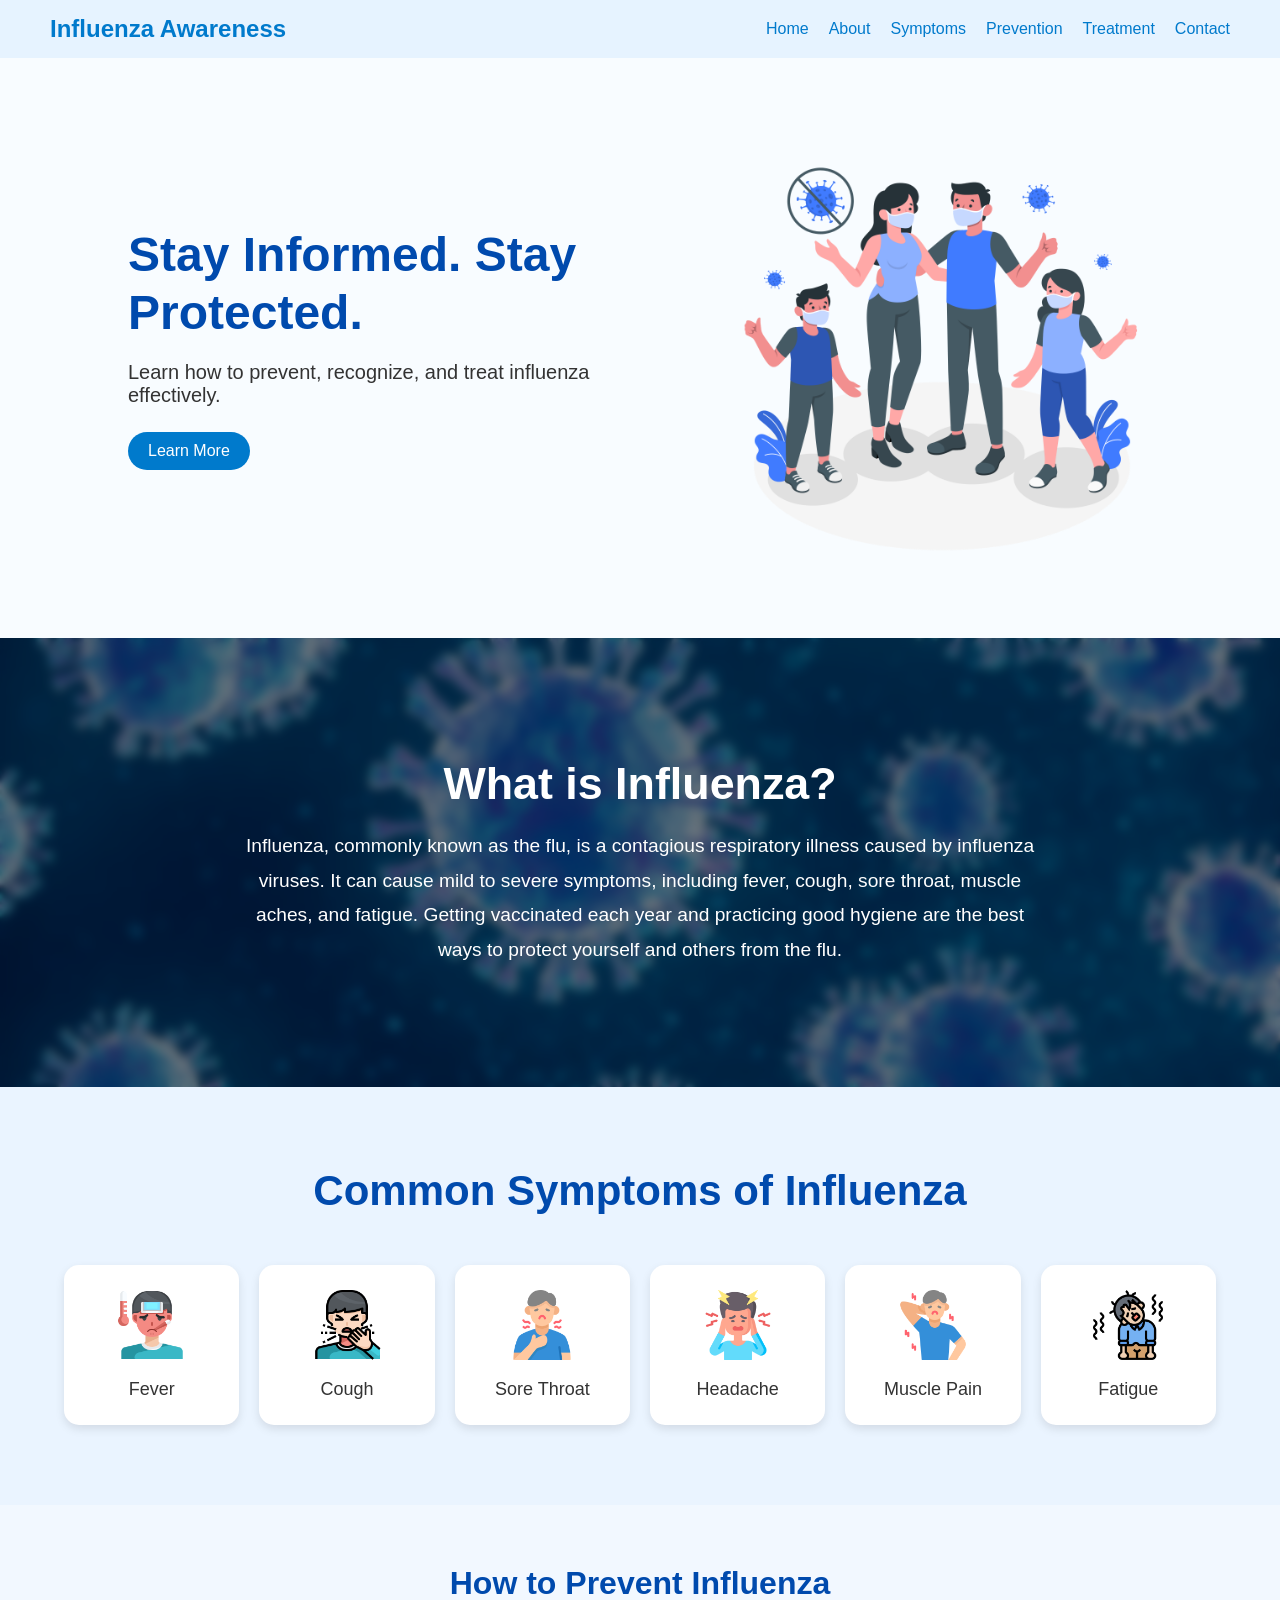
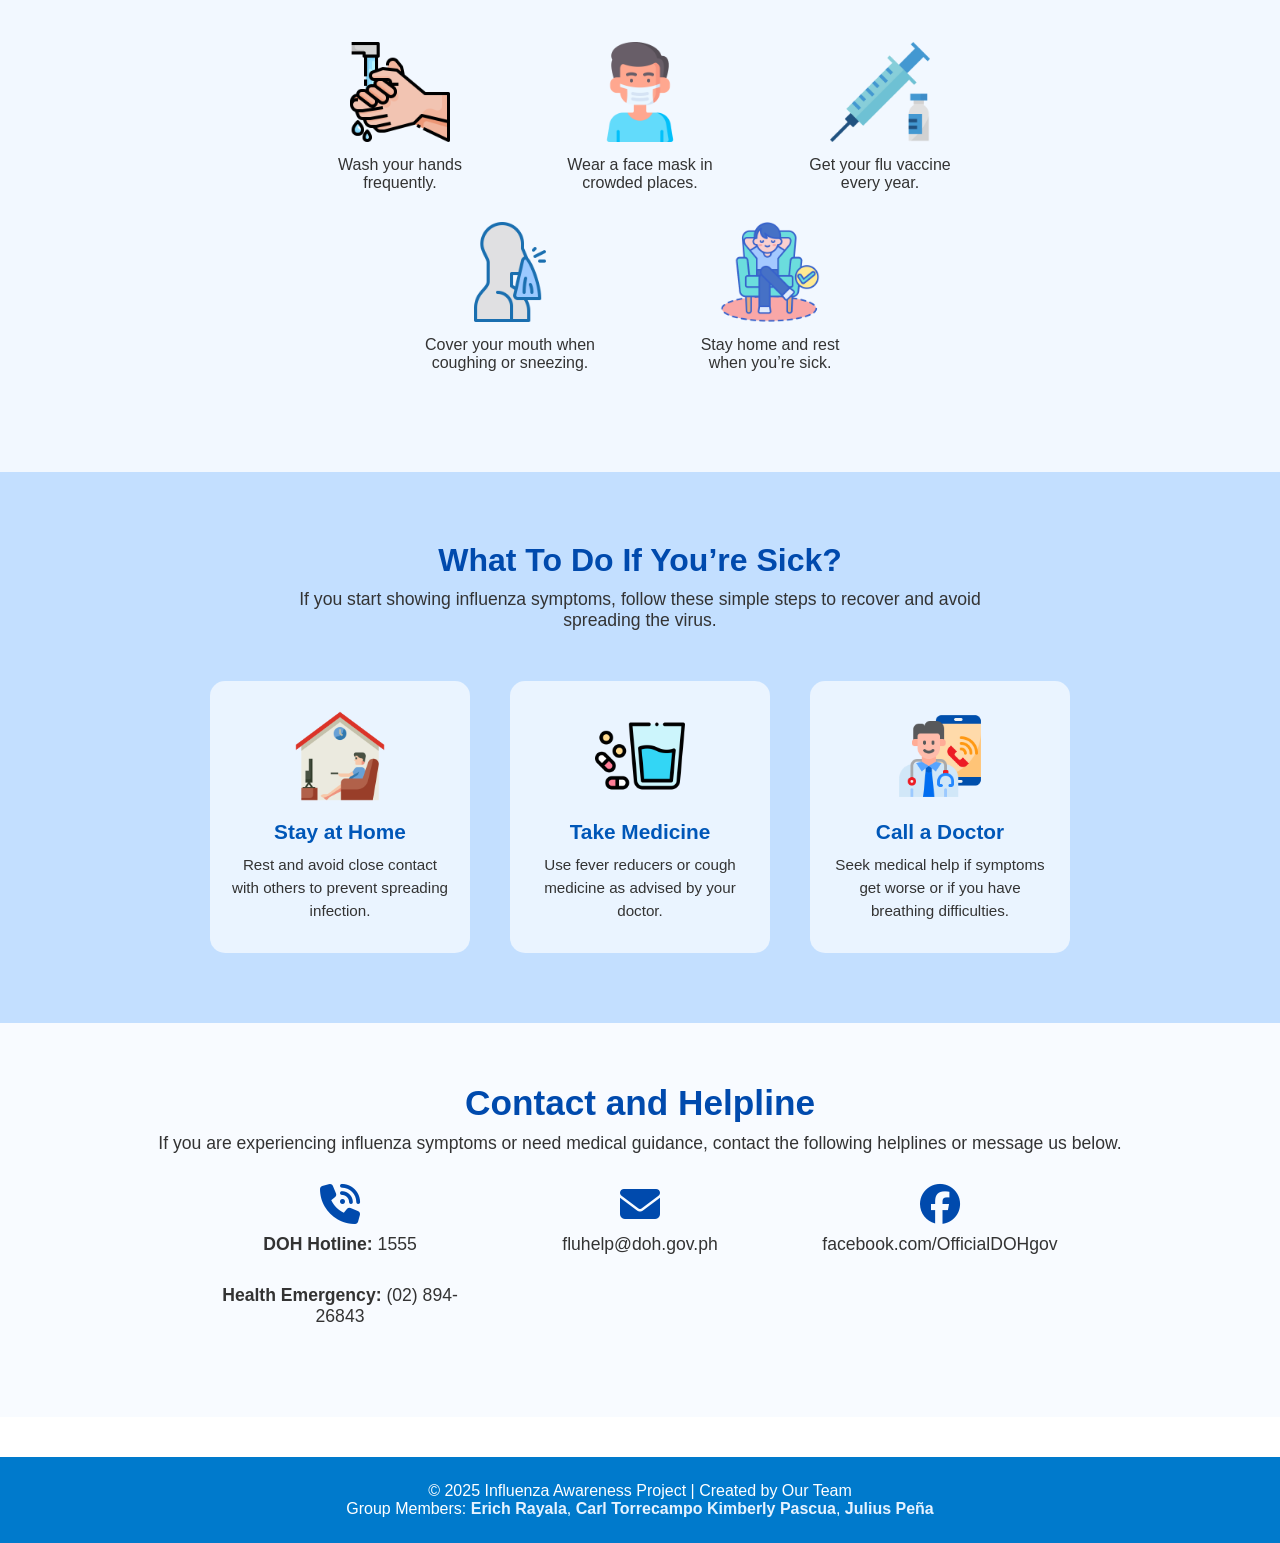
<file: index.html>
<!DOCTYPE html>
<html lang="en">
<head>
  <meta charset="UTF-8" />
  <meta name="viewport" content="width=device-width, initial-scale=1.0" />
  <title>Influenza Awareness</title>
  <link rel="stylesheet" href="style.css" />
  <link rel="stylesheet" href="https://cdnjs.cloudflare.com/ajax/libs/font-awesome/6.5.0/css/all.min.css">


</head>
<body>
  <!-- Navigation Bar -->
  <header>
    <nav class="navbar">
      <h1 class="logo">Influenza Awareness</h1>
      <ul class="nav-links">
        <li><a href="#home">Home</a></li>
        <li><a href="#about">About</a></li>
        <li><a href="#symptoms">Symptoms</a></li>
        <li><a href="#prevention">Prevention</a></li>
        <li><a href="#sick">Treatment</a></li>
        <li><a href="#contact">Contact</a></li>
      </ul>
    </nav>
  </header>

  <!-- Hero Section -->
  <section id="home" class="hero">
  <div class="hero-text">
    <h1>Stay Informed. Stay Protected.</h1>
    <p>Learn how to prevent, recognize, and treat influenza effectively.</p>
    <a href="#about" class="btn">Learn More</a>

  </div>
  <img src="maskmain.png" alt="Influenza Awareness">
</section>

  <!-- About Influenza -->
 <section id="about">
  <div class="content">
    <h2>What is Influenza?</h2>
    <p>
      Influenza, commonly known as the flu, is a contagious respiratory illness caused by influenza viruses.
      It can cause mild to severe symptoms, including fever, cough, sore throat, muscle aches, and fatigue.
      Getting vaccinated each year and practicing good hygiene are the best ways to protect yourself
      and others from the flu.
    </p>
  </div>
</section>




  <!-- Symptoms -->
  <section id="symptoms" class="symptoms-section">
  <h2>Common Symptoms of Influenza</h2>
  <div class="symptom-container">
    <div class="symptom-box">
      <img src="fever.png" alt="Fever Icon">
      <p>Fever</p>
    </div>
    <div class="symptom-box">
      <img src="cough.png" alt="Cough Icon">
      <p>Cough</p>
    </div>
    <div class="symptom-box">
      <img src="sore-throat.png" alt="Sore Throat Icon">
      <p>Sore Throat</p>
    </div>
    <div class="symptom-box">
      <img src="headache.png" alt="Headache Icon">
      <p>Headache</p>
    </div>
    <div class="symptom-box">
      <img src="muscle-pain.png" alt="Muscle Pain Icon">
      <p>Muscle Pain</p>
    </div>
    <div class="symptom-box">
      <img src="fatigue.png" alt="Fatigue Icon">
      <p>Fatigue</p>
    </div>
  </div>
</section>


  <!-- Prevention -->
 <section id="prevention" class="prevention-section">
  <h2>How to Prevent Influenza</h2>

  <!-- first row -->
  <div class="prevent-row top-row">
    <div class="prevent-item">
      <img src="washing-hand.png" alt="Wash Hands">
      <p>Wash your hands frequently.</p>
    </div>

    <div class="prevent-item">
      <img src="mask.png" alt="Wear Mask">
      <p>Wear a face mask in crowded places.</p>
    </div>

    <div class="prevent-item">
      <img src="syringe.png" alt="Get Vaccinated">
      <p>Get your flu vaccine every year.</p>
    </div>
  </div>

  <!-- second row -->
  <div class="prevent-row bottom-row">
    <div class="prevent-item">
      <img src="cover-your-cough.png" alt="Cover Cough">
      <p>Cover your mouth when coughing or sneezing.</p>
    </div>

    <div class="prevent-item">
      <img src="comfort-zone.png" alt="Rest">
      <p>Stay home and rest when you’re sick.</p>
    </div>
  </div>
</section>


  <!-- Treatment -->
  <section id="sick" class="sick-section">
  <h2>What To Do If You’re Sick?</h2>
  <p class="sick-intro">If you start showing influenza symptoms, follow these simple steps to recover and avoid spreading the virus.</p>

  <div class="sick-cards">
    <div class="sick-card">
      <img src="stay-at-home.png" alt="Stay at Home">
      <h3>Stay at Home</h3>
      <p>Rest and avoid close contact with others to prevent spreading infection.</p>
    </div>

    <div class="sick-card">
      <img src="take-medicines.png" alt="Take Medicine">
      <h3>Take Medicine</h3>
      <p>Use fever reducers or cough medicine as advised by your doctor.</p>
    </div>

    <div class="sick-card">
      <img src="doctor.png" alt="Call a Doctor">
      <h3>Call a Doctor</h3>
      <p>Seek medical help if symptoms get worse or if you have breathing difficulties.</p>
    </div>
  </div>
</section>

<!-- CONTACT & HELPLINE SECTION -->
<section id="contact">
  <h2>Contact and Helpline</h2>
  <p>If you are experiencing influenza symptoms or need medical guidance, contact the following helplines or message us below.</p>

  <div class="contact-row">
    <div class="contact-item">
      <i class="fa-solid fa-phone-volume"></i>
      <p><strong>DOH Hotline:</strong> 1555</p>
      <p><strong>Health Emergency:</strong> (02) 894-26843</p>
    </div>

    <div class="contact-item">
      <i class="fa-solid fa-envelope"></i>
      <p><a href="mailto:fluhelp@doh.gov.ph">fluhelp@doh.gov.ph</a></p>
    </div>

    <div class="contact-item">
      <i class="fa-brands fa-facebook"></i>
      <p><a href="https://www.facebook.com/OfficialDOHgov" target="_blank">facebook.com/OfficialDOHgov</a></p>
    </div>
  </div>
</section>


 
  <!-- Footer -->
  <footer>
    <p>© 2025 Influenza Awareness Project | Created by Our Team</p>
    <p>Group Members: <strong>Erich Rayala</strong>, <strong>Carl Torrecampo</strong>
    <strong>Kimberly Pascua</strong>, <strong>Julius Peña</strong>
    </p>
  </footer>
  <script src="script.js"></script>

</body>
</html>
</file>
<file: style.css>
/* General Reset */
html {
  scroll-behavior: smooth;
}

* {
  margin: 0;
  padding: 0;
  box-sizing: border-box;
  font-family: 'Poppins', sans-serif;
}

/* Navbar */
header {
  background-color: #e6f3ff;
  padding: 15px 50px;
  position: sticky;
  top: 0;
  z-index: 100;
}
.navbar {
  display: flex;
  justify-content: space-between;
  align-items: center;
}
.logo {
  color: #007acc;
}
.nav-links {
  list-style: none;
  display: flex;
  gap: 20px;
}
.nav-links a {
  text-decoration: none;
  color: #007acc;
  font-weight: 500;
  transition: 0.3s;
}
.nav-links a:hover {
  color: #005999;
}

/* Hero Section */
.hero {
  display: flex;
  justify-content: space-around;
  align-items: center;
  padding: 60px 50px;
  background-color: #f9fcff;
}
.hero-content {
  max-width: 500px;
}
.hero-content h2 {
  font-size: 2.5rem;
  color: #004f80;
}
.hero-content p {
  margin: 15px 0;
  color: #333;
}
.btn {
  display: inline-block;
  background-color: #007acc;
  color: white;
  padding: 10px 20px;
  border-radius: 25px;
  text-decoration: none;
  transition: 0.3s;
}
.btn:hover {
  background-color: #005999;
}
.hero-img {
  width: 350px;
}

/* Sections */
.section {
  padding: 70px 50px;
  text-align: center;
}
.section.light {
  background-color: #f0f8ff;
}
.section h2 {
  color: #004f80;
  margin-bottom: 20px;
}
.section p {
  color: #444;
  max-width: 800px;
  margin: 0 auto;
}

/* Cards */
.cards {
  display: flex;
  justify-content: center;
  flex-wrap: wrap;
  gap: 20px;
  margin-top: 20px;
}
.card {
  background-color: #e6f3ff;
  padding: 20px;
  border-radius: 15px;
  width: 180px;
  font-weight: 500;
  color: #004f80;
  box-shadow: 0 2px 5px rgba(0,0,0,0.1);
}

/* Prevention List */
.prevention-list {
  list-style: none;
  margin-top: 20px;
}
.prevention-list li {
  margin: 10px 0;
  color: #004f80;
  font-weight: 500;
}

/* Contact */
.contact-info p, .contact-info a {
  color: #004f80;
  font-size: 1.1em;
}
.contact-info a {
  text-decoration: underline;
}

/* Footer */
footer {
  background-color: #007acc;
  color: white;
  text-align: center;
  padding: 25px 0;
  margin-top: 40px;
}
footer strong {
  color: #e6f3ff;
}

/* HERO SECTION (text + image) */
.hero {
  display: flex;
  align-items: center;
  justify-content: space-between;
  padding: 80px 10%;
  background-color: #f8fcff;
}

/* Make the image a bit closer to text */
.hero img {
  width: 420px;
  margin-left: 40px; /* smaller space between text and image */
}

/* Adjust text size and spacing */
.hero-text {
  max-width: 50%;
}

.hero-text h1 {
  font-size: 48px; /* larger headline */
  font-weight: 700;
  color: #004aad;
  line-height: 1.2; /* tighter lines */
  margin-bottom: 20px;
}

.hero-text p {
  font-size: 20px;
  color: #333;
  margin-bottom: 25px;
}

.hero-text button {
  background-color: #007bff;
  color: white;
  padding: 12px 28px;
  border: none;
  border-radius: 25px;
  font-size: 16px;
  cursor: pointer;
  transition: 0.3s;
}

.hero-text button:hover {
  background-color: #0056b3;
  transform: scale(1.05);
}

/* --- WHAT IS INFLUENZA SECTION --- */
/* About Section - Influenza Explanation */
#about {
  position: relative;
  background: url('virus.jpg') center/cover no-repeat;
  color: white;
  padding: 120px 60px;
  text-align: center;
  overflow: hidden;
}

/* This layer darkens + blurs the image */
#about::before {
  content: "";
  position: absolute;
  top: 0;
  left: 0;
  width: 100%;
  height: 100%;
  background: rgba(0, 20, 40, 0.6); /* darker tint */
  backdrop-filter: blur(5px); /* subtle blur on background */
  z-index: 0;
}

#about .content {
  position: relative;
  z-index: 1; /* keeps text on top */
  max-width: 800px;
  margin: 0 auto;
}

#about h2 {
  font-size: 2.8rem;
  font-weight: bold;
  margin-bottom: 20px;
}

#about p {
  font-size: 1.2rem;
  line-height: 1.8;
}


/* --- SYMPTOMS SECTION --- */
.symptoms-section {
  text-align: center;
  background-color: #eaf4ff;
  padding: 80px 5%;
}

.symptoms-section h2 {
  font-size: 42px;
  color: #004aad;
  margin-bottom: 50px;
}

/* Container for the 6 rectangles */
.symptom-container {
  display: flex;
  justify-content: space-between;
  gap: 20px;
  flex-wrap: wrap; /* allows wrapping on smaller screens */
}

/* Each rectangle box */
.symptom-box {
  background-color: #ffffff;
  border-radius: 15px;
  box-shadow: 0 4px 10px rgba(0, 0, 0, 0.1);
  flex: 1;
  min-width: 150px;
  max-width: 180px;
  padding: 25px 10px;
  text-align: center;
  transition: transform 0.3s ease, box-shadow 0.3s ease;
}

.symptom-box:hover {
  transform: translateY(-8px);
  box-shadow: 0 6px 14px rgba(0, 0, 0, 0.15);
}

/* Icon inside each box */
.symptom-box img {
  width: 70px;
  height: 70px;
  margin-bottom: 15px;
}

/* Text inside each box */
.symptom-box p {
  font-size: 18px;
  color: #333;
  font-weight: 500;
}

/* Responsive (mobile view) */
@media (max-width: 768px) {
  .symptom-container {
    justify-content: center;
  }
  .symptom-box {
    max-width: 45%;
    margin-bottom: 20px;
  }
}

@media (max-width: 480px) {
  .symptom-box {
    max-width: 100%;
  }
}

/*Prevention*/

.prevention-section {
  text-align: center;
  padding: 60px 20px;
  background-color: #f2f8ff;
}

.prevention-section h2 {
  font-size: 2em;
  color: #004aad;
  margin-bottom: 40px;
}

.prevent-row {
  display: flex;
  justify-content: center;
  gap: 60px;
  margin-bottom: 40px;
}

.prevent-item {
  text-align: center;
  max-width: 180px;
}

.prevent-item img {
  width: 100px;
  height: 100px;
  margin-bottom: 10px;
  transition: transform 0.3s ease;
}

.prevent-item img:hover {
  transform: scale(1.1);
}

.prevent-item p {
  font-size: 1em;
  color: #333;
}

/* bottom row centered under top row */
.bottom-row {
  justify-content: center;
  gap: 80px;
  margin-top: -10px;
}

/* mobile friendly */
@media (max-width: 768px) {
  .prevent-row {
    flex-direction: column;
    align-items: center;
  }
}

/*TREATMENT*/
.sick-section {
  text-align: center;
  padding: 70px 20px;
  background-color: #c3dfff;
}

.sick-section h2 {
  font-size: 2em;
  color: #004aad;
  margin-bottom: 10px;
}

.sick-intro {
  color: #333;
  max-width: 700px;
  margin: 0 auto 50px;
  font-size: 1.1em;
}

.sick-cards {
  display: flex;
  justify-content: center;
  flex-wrap: wrap;
  gap: 40px;
}

.sick-card {
  background: #eaf4ff;
  border-radius: 15px;
  padding: 30px 20px;
  width: 260px;
  transition: transform 0.3s ease, box-shadow 0.3s ease;
}

.sick-card:hover {
  transform: translateY(-8px);
  box-shadow: 0 6px 20px rgba(0,0,0,0.1);
}

.sick-card img {
  width: 90px;
  height: 90px;
  margin-bottom: 15px;
}

.sick-card h3 {
  color: #0057b8;
  font-size: 1.3em;
  margin-bottom: 10px;
}

.sick-card p {
  color: #333;
  font-size: 0.95em;
  line-height: 1.5;
}

/* mobile friendly */
@media (max-width: 768px) {
  .sick-cards {
    flex-direction: column;
    align-items: center;
  }

  .sick-card {
    width: 85%;
  }
}

/* CONTACT & HELPLINE SECTION */
#contact {
  background-color: #f8fbff;
  padding: 60px 20px;
  text-align: center;
  font-family: 'Poppins', sans-serif;
}

#contact h2 {
  color: #004aad;
  font-size: 2.2em;
  margin-bottom: 10px;
}

#contact p {
  color: #333;
  font-size: 1.1em;
  margin-bottom: 30px;
}

.contact-row {
  display: flex;
  justify-content: center;
  gap: 50px;
  flex-wrap: wrap; /* para responsive sa smaller screens */
}

.contact-item {
  width: 250px;
  text-align: center;
}

.contact-item i {
  font-size: 2.5em;
  color: #004aad;
  margin-bottom: 10px;
}

.contact-item h3 {
  color: #004aad;
  font-size: 1.4em;
  margin-bottom: 8px;
}

.contact-item a {
  color: #333;
  text-decoration: none;
  font-weight: 500;
}

.contact-item a:hover {
  color: #004aad;
  text-decoration: underline;
}
</file>
